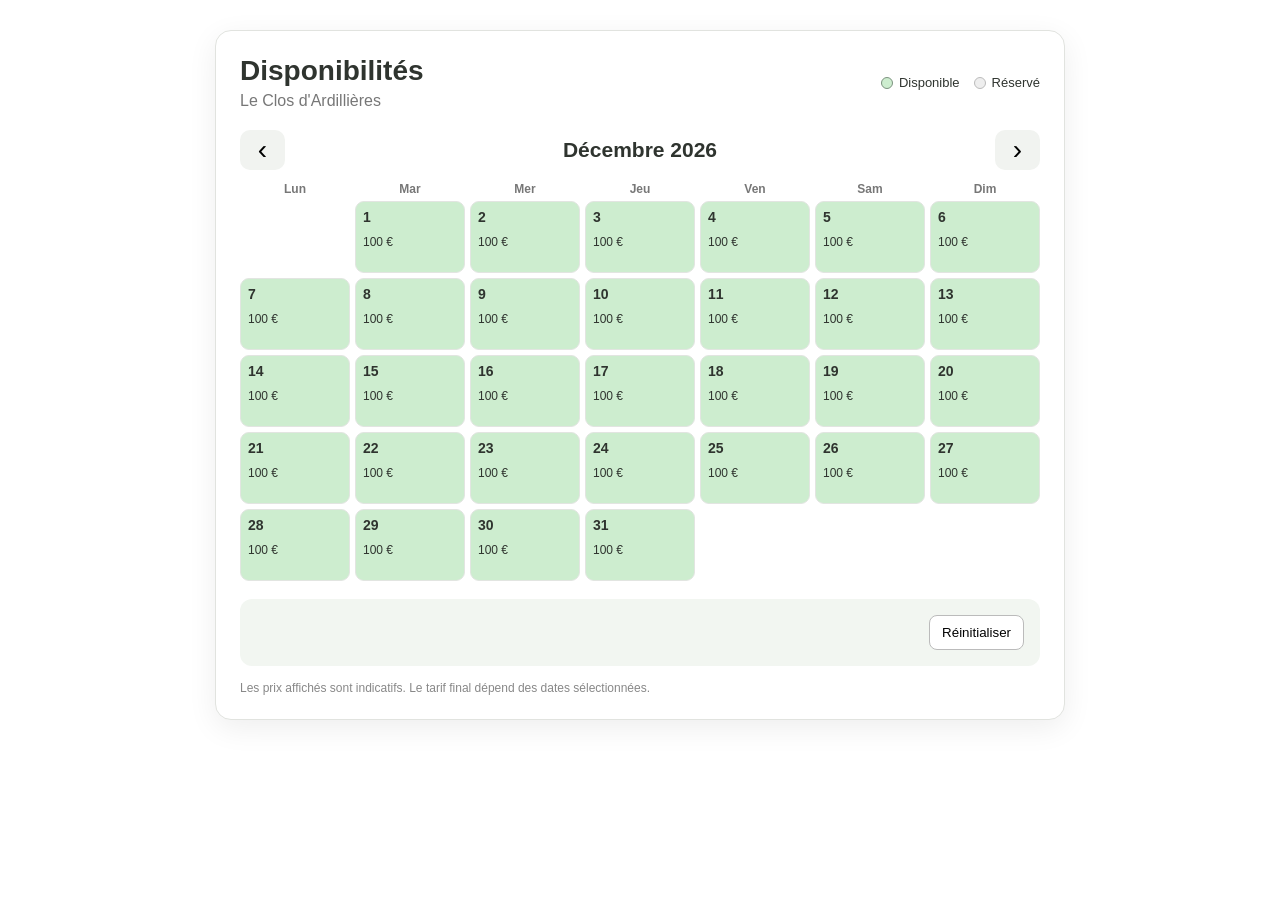
<file: calendrier.html>
<!DOCTYPE html>
<html lang="fr">
<head>
    <meta charset="UTF-8">
    <meta name="viewport" content="width=device-width, initial-scale=1.0">
    <title>Disponibilités - Le Clos d'Ardillières</title>
    <link rel="stylesheet" href="calendrier.css">
</head>
<body>

<section class="calendrier-wrapper">
    <div class="calendrier-entete">
        <div>
            <h2>Disponibilités</h2>
            <p>Le Clos d'Ardillières</p>
        </div>
        <div class="legende">
            <span><i class="dispo"></i> Disponible</span>
            <span><i class="reserve"></i> Réservé</span>
        </div>
    </div>

    <div id="message-erreur" class="message-erreur" hidden></div>

    <div class="navigation">
        <button id="precedent" aria-label="Mois précédent">‹</button>
        <h3 id="mois-annee"></h3>
        <button id="suivant" aria-label="Mois suivant">›</button>
    </div>

    <div class="jours-semaine">
        <span>Lun</span><span>Mar</span><span>Mer</span>
        <span>Jeu</span><span>Ven</span><span>Sam</span><span>Dim</span>
    </div>

    <div id="calendrier" class="grille-calendrier"></div>

    <div id="selection" class="selection" hidden>
        <div>
            <strong id="dates-selection"></strong>
            <span id="details-selection"></span>
        </div>
        <div class="total" id="total-selection"></div>
        <button id="reset-selection" class="bouton-secondaire">Réinitialiser</button>
    </div>

    <p class="note-calendrier">
        Les prix affichés sont indicatifs. Le tarif final dépend des dates sélectionnées.
    </p>
</section>

<script src="calendrier.js"></script>
</body>
</html>
</file>
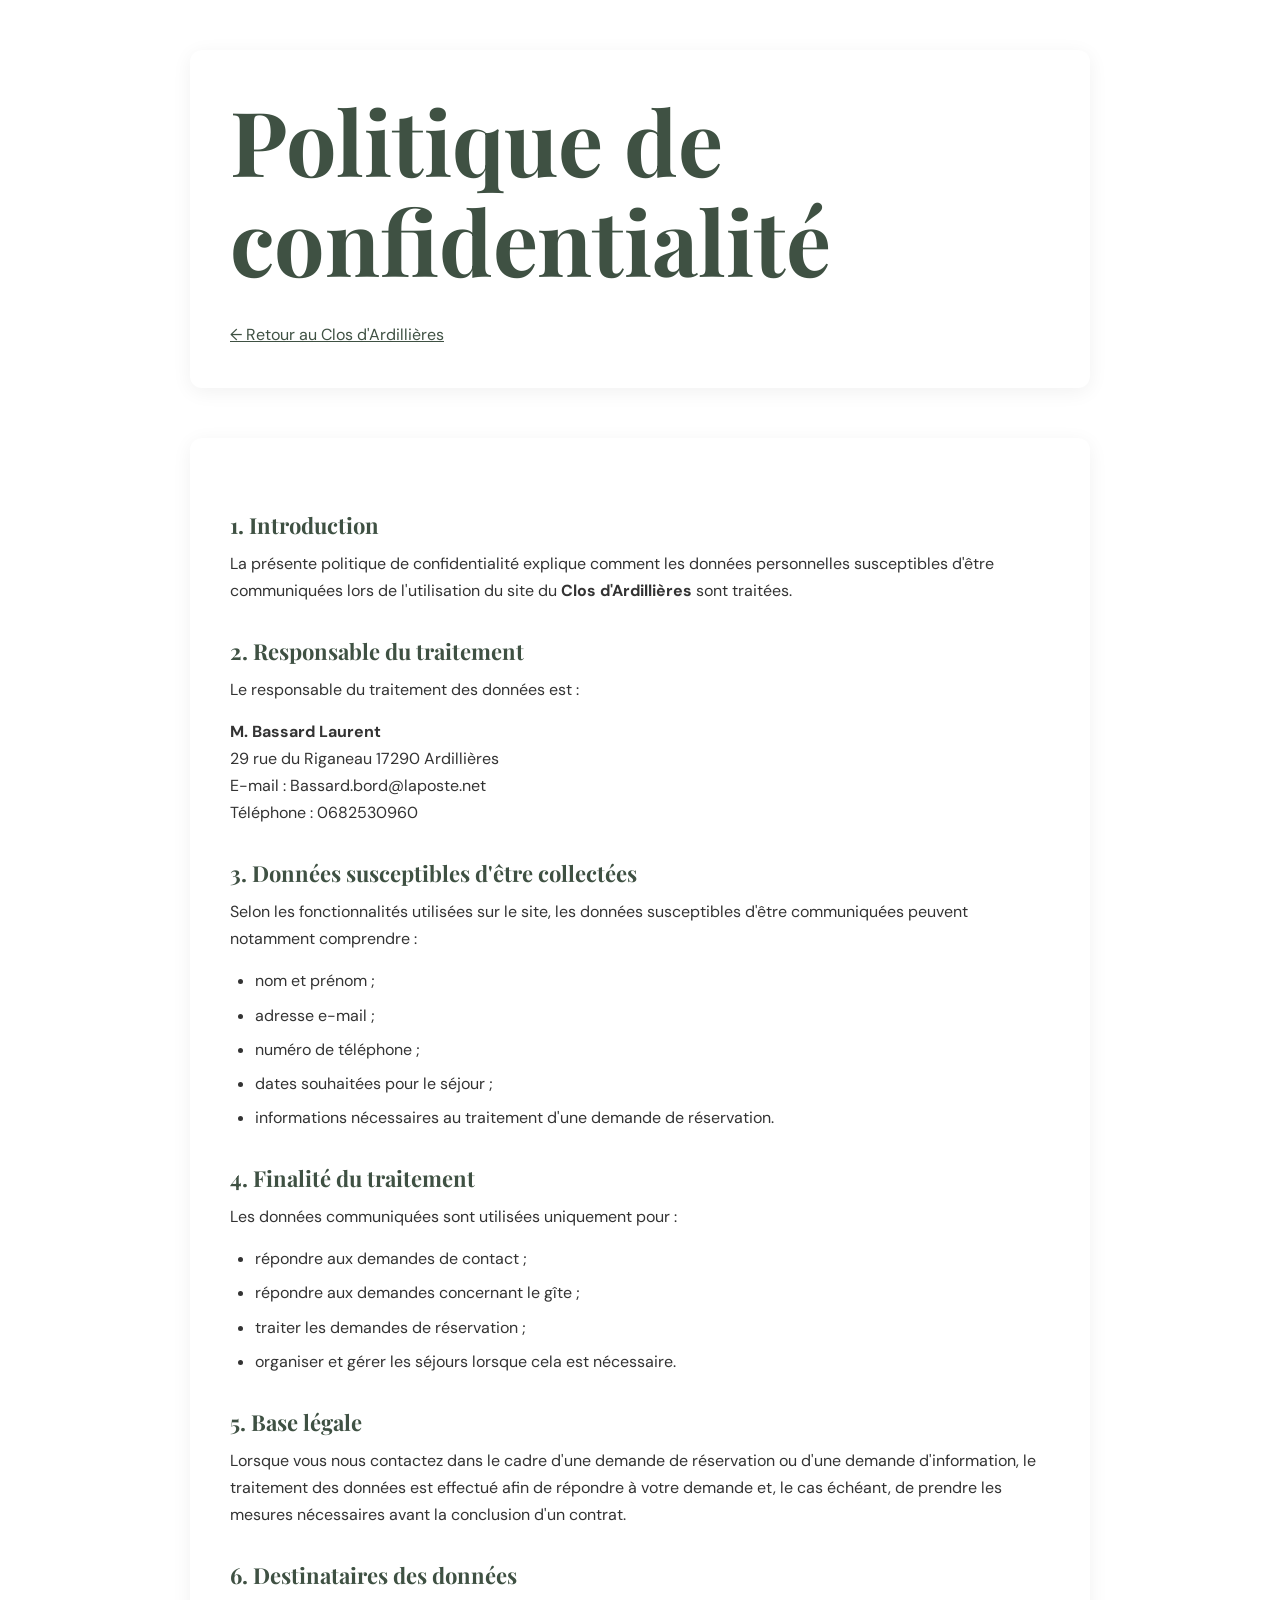
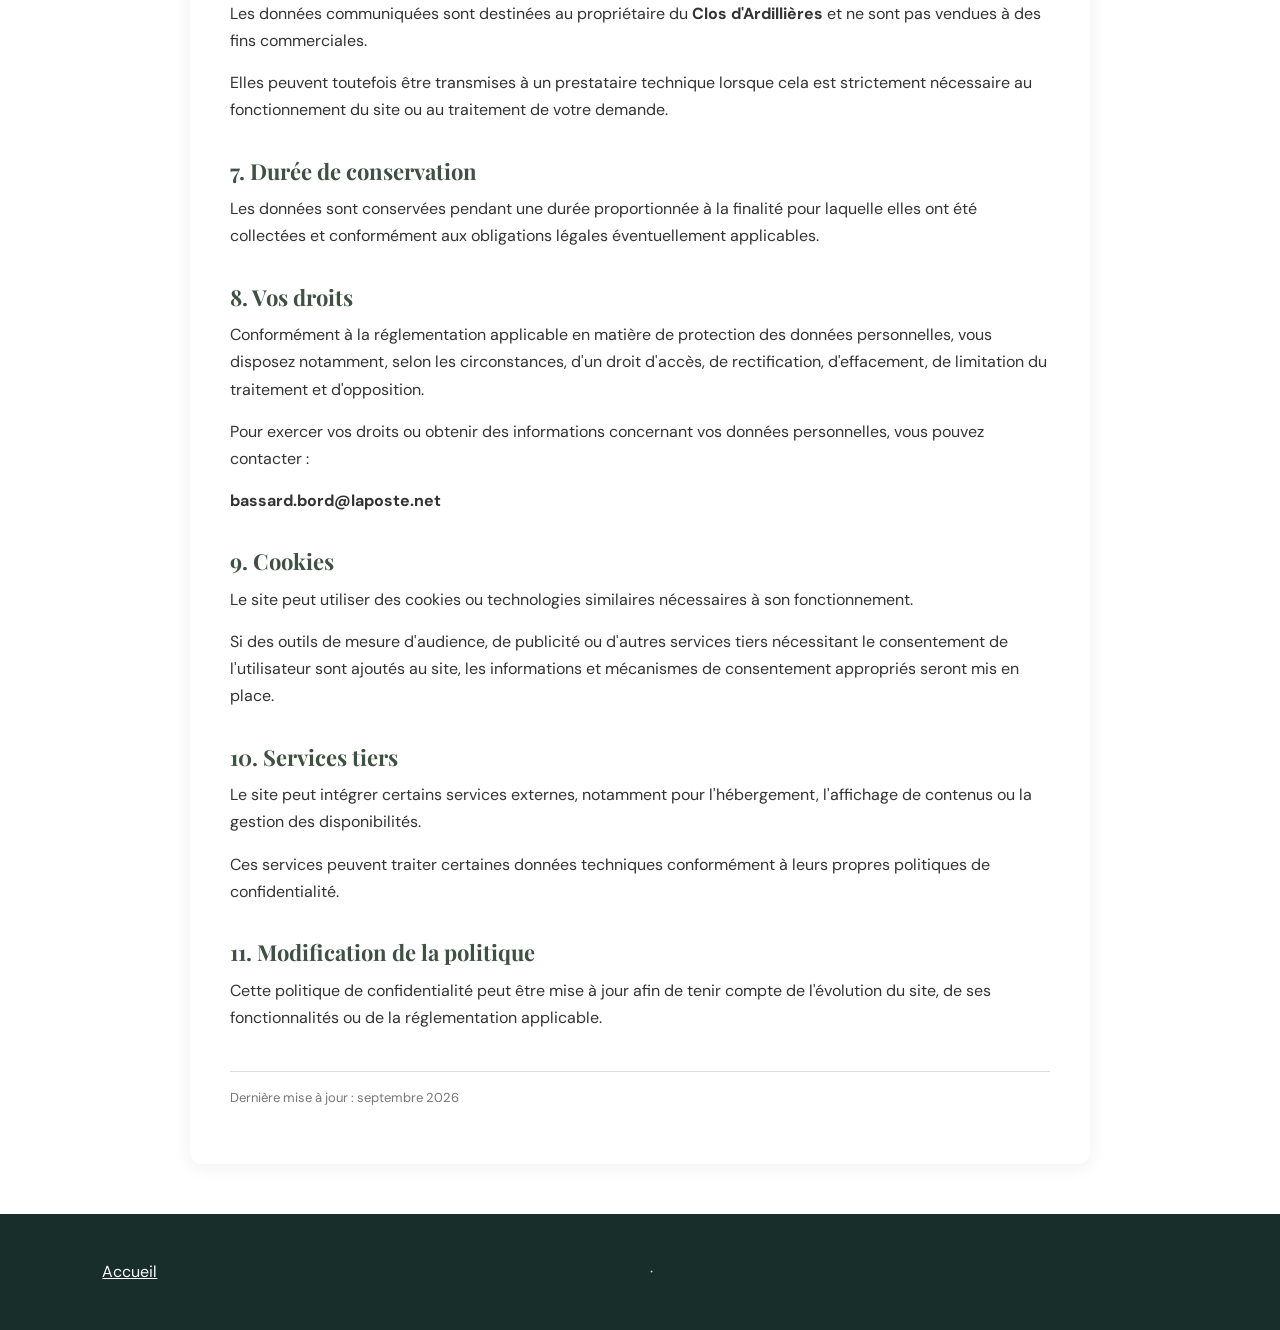
<file: confidentialite.html>
<!DOCTYPE html>
<html lang="fr">
<head>
    <meta charset="UTF-8">
    <meta name="viewport" content="width=device-width, initial-scale=1.0">

    <title>Politique de confidentialité – Le Clos d'Ardillières</title>
    <meta name="description" content="Politique de confidentialité et protection des données personnelles du Clos d'Ardillières.">
    <meta name="robots" content="noindex, follow">

    <link rel="stylesheet" href="style.css">
    <link rel="icon" type="image/png" href="images/favicon.png">
</head>

<body>

<header class="page-legale header">
    <h1>Politique de confidentialité</h1>
    <a href="index.html">← Retour au Clos d'Ardillières</a>
</header>

<main class="page-legale">

    <h2>1. Introduction</h2>

    <p>
        La présente politique de confidentialité explique comment les
        données personnelles susceptibles d'être communiquées lors de
        l'utilisation du site du <strong>Clos d'Ardillières</strong>
        sont traitées.
    </p>


    <h2>2. Responsable du traitement</h2>

    <p>
        Le responsable du traitement des données est :
    </p>

    <p>
        <strong>M. Bassard Laurent</strong><br>
        29 rue du Riganeau 17290 Ardillières<br>
        E-mail : Bassard.bord@laposte.net<br>
        Téléphone : 0682530960
    </p>


    <h2>3. Données susceptibles d'être collectées</h2>

    <p>
        Selon les fonctionnalités utilisées sur le site, les données
        susceptibles d'être communiquées peuvent notamment comprendre :
    </p>

    <ul>
        <li>nom et prénom ;</li>
        <li>adresse e-mail ;</li>
        <li>numéro de téléphone ;</li>
        <li>dates souhaitées pour le séjour ;</li>
        <li>informations nécessaires au traitement d'une demande de réservation.</li>
    </ul>


    <h2>4. Finalité du traitement</h2>

    <p>
        Les données communiquées sont utilisées uniquement pour :
    </p>

    <ul>
        <li>répondre aux demandes de contact ;</li>
        <li>répondre aux demandes concernant le gîte ;</li>
        <li>traiter les demandes de réservation ;</li>
        <li>organiser et gérer les séjours lorsque cela est nécessaire.</li>
    </ul>


    <h2>5. Base légale</h2>

    <p>
        Lorsque vous nous contactez dans le cadre d'une demande de
        réservation ou d'une demande d'information, le traitement des
        données est effectué afin de répondre à votre demande et, le cas
        échéant, de prendre les mesures nécessaires avant la conclusion
        d'un contrat.
    </p>


    <h2>6. Destinataires des données</h2>

    <p>
        Les données communiquées sont destinées au propriétaire du
        <strong>Clos d'Ardillières</strong> et ne sont pas vendues à des
        fins commerciales.
    </p>

    <p>
        Elles peuvent toutefois être transmises à un prestataire
        technique lorsque cela est strictement nécessaire au fonctionnement
        du site ou au traitement de votre demande.
    </p>


    <h2>7. Durée de conservation</h2>

    <p>
        Les données sont conservées pendant une durée proportionnée à la
        finalité pour laquelle elles ont été collectées et conformément
        aux obligations légales éventuellement applicables.
    </p>


    <h2>8. Vos droits</h2>

    <p>
        Conformément à la réglementation applicable en matière de
        protection des données personnelles, vous disposez notamment,
        selon les circonstances, d'un droit d'accès, de rectification,
        d'effacement, de limitation du traitement et d'opposition.
    </p>

    <p>
        Pour exercer vos droits ou obtenir des informations concernant
        vos données personnelles, vous pouvez contacter :
    </p>

    <p>
        <strong>bassard.bord@laposte.net</strong>
    </p>


    <h2>9. Cookies</h2>

    <p>
        Le site peut utiliser des cookies ou technologies similaires
        nécessaires à son fonctionnement.
    </p>

    <p>
        Si des outils de mesure d'audience, de publicité ou d'autres
        services tiers nécessitant le consentement de l'utilisateur sont
        ajoutés au site, les informations et mécanismes de consentement
        appropriés seront mis en place.
    </p>


    <h2>10. Services tiers</h2>

    <p>
        Le site peut intégrer certains services externes, notamment pour
        l'hébergement, l'affichage de contenus ou la gestion des
        disponibilités.
    </p>

    <p>
        Ces services peuvent traiter certaines données techniques
        conformément à leurs propres politiques de confidentialité.
    </p>


    <h2>11. Modification de la politique</h2>

    <p>
        Cette politique de confidentialité peut être mise à jour afin de
        tenir compte de l'évolution du site, de ses fonctionnalités ou
        de la réglementation applicable.
    </p>

    <p class="date-mise-a-jour">
        Dernière mise à jour : septembre 2026
    </p>

</main>

<footer>
    <a href="index.html">Accueil</a> ·
</footer>

</body>
</html>
</file>
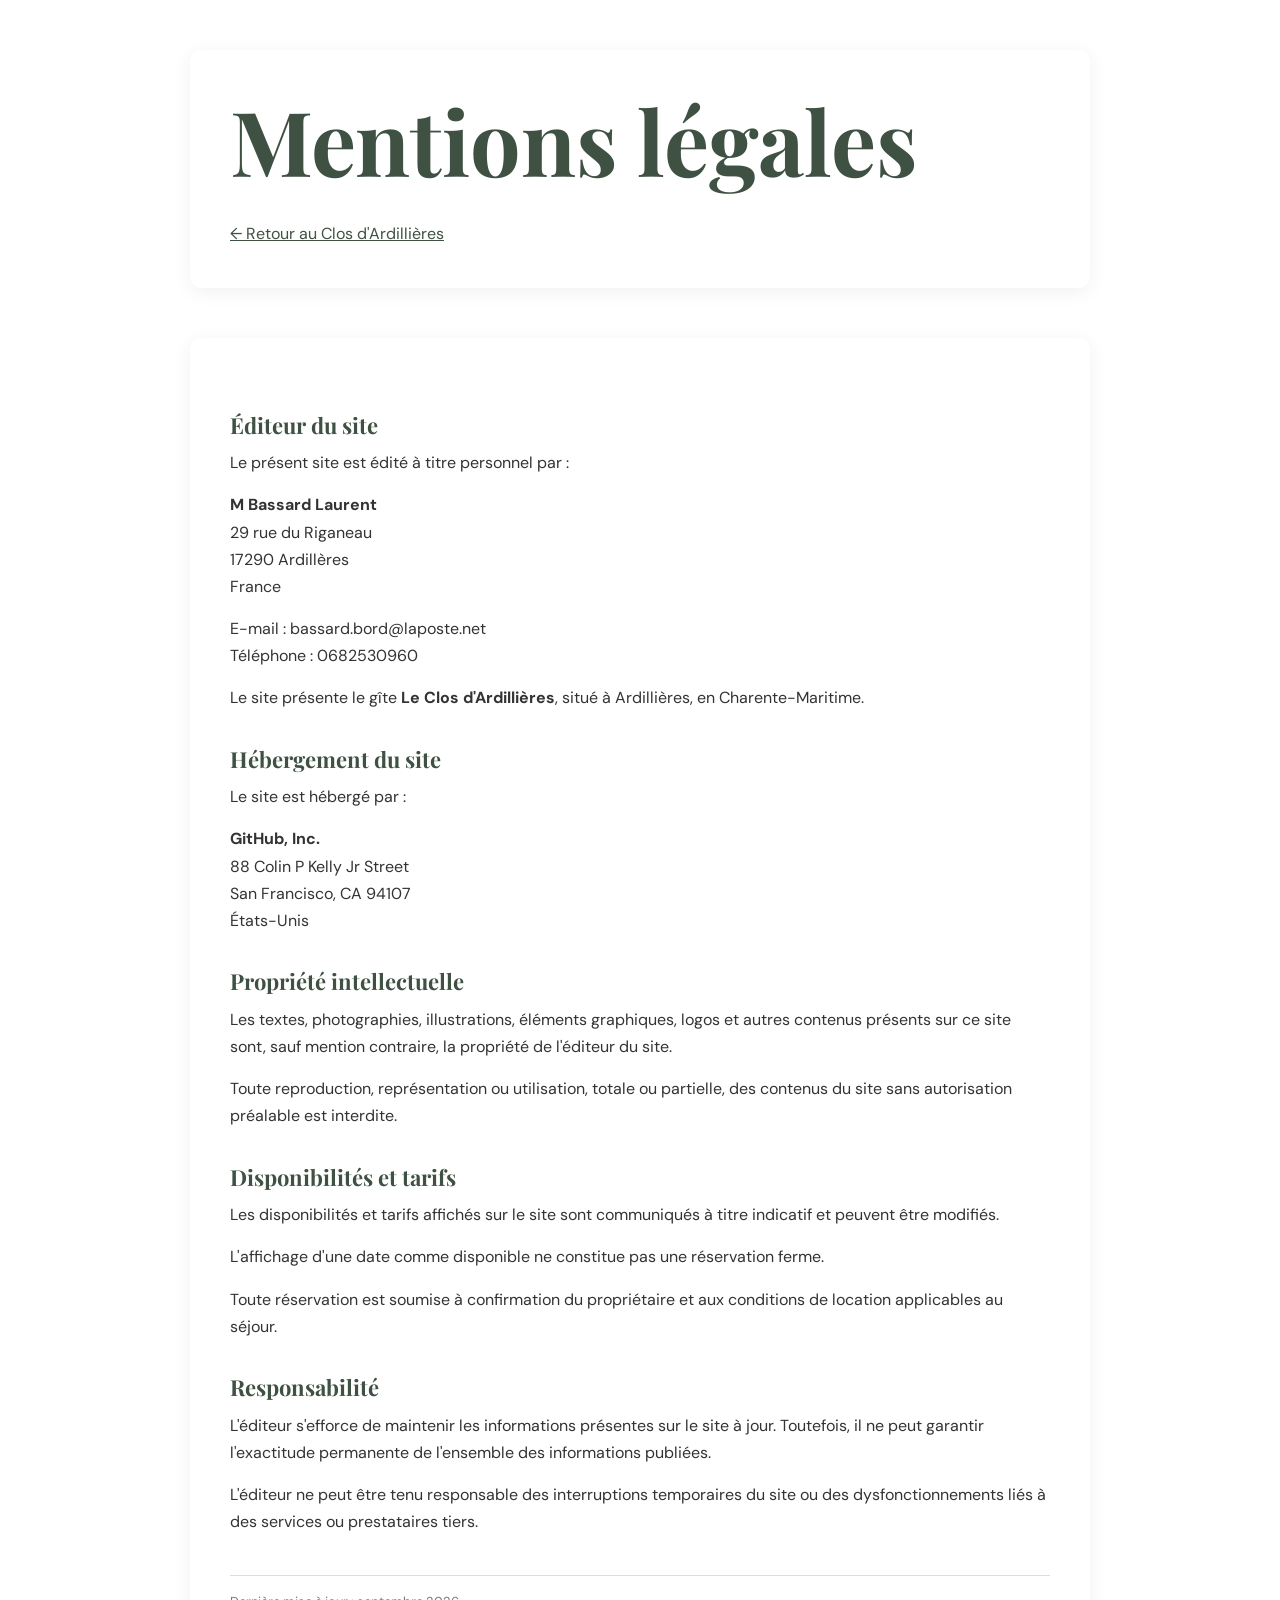
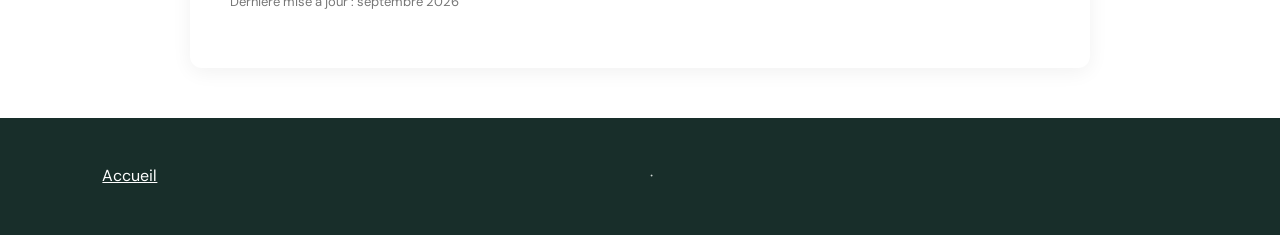
<file: mentions.html>
<!DOCTYPE html>
<html lang="fr">
<head>
    <meta charset="UTF-8">
    <meta name="viewport" content="width=device-width, initial-scale=1.0">

    <title>Mentions légales – Le Clos d'Ardillières</title>
    <meta name="description" content="Mentions légales du site du Clos d'Ardillières.">
    <meta name="robots" content="noindex, follow">

    <link rel="stylesheet" href="style.css">
    <link rel="icon" type="image/png" href="images/favicon.png">
</head>

<body>

<header class="page-legale header">
    <h1>Mentions légales</h1>
    <a href="index.html">← Retour au Clos d'Ardillières</a>
</header>

<main class="page-legale">

    <h2>Éditeur du site</h2>

    <p>
        Le présent site est édité à titre personnel par :
    </p>

    <p>
        <strong>M Bassard Laurent</strong><br>
        29 rue du Riganeau<br>
        17290 Ardillères<br>
        France
    </p>

    <p>
        E-mail : bassard.bord@laposte.net<br>
        Téléphone : 0682530960
    </p>

    <p>
        Le site présente le gîte <strong>Le Clos d'Ardillières</strong>,
        situé à Ardillières, en Charente-Maritime.
    </p>


    <h2>Hébergement du site</h2>

    <p>
        Le site est hébergé par :
    </p>

    <p>
        <strong>GitHub, Inc.</strong><br>
        88 Colin P Kelly Jr Street<br>
        San Francisco, CA 94107<br>
        États-Unis
    </p>

   
 <h2>Propriété intellectuelle</h2>

    <p>
        Les textes, photographies, illustrations, éléments graphiques,
        logos et autres contenus présents sur ce site sont, sauf mention
        contraire, la propriété de l'éditeur du site.
    </p>

    <p>
        Toute reproduction, représentation ou utilisation, totale ou
        partielle, des contenus du site sans autorisation préalable est
        interdite.
    </p>


    <h2>Disponibilités et tarifs</h2>

    <p>
        Les disponibilités et tarifs affichés sur le site sont communiqués
        à titre indicatif et peuvent être modifiés.
    </p>

    <p>
        L'affichage d'une date comme disponible ne constitue pas une
        réservation ferme.
    </p>

    <p>
        Toute réservation est soumise à confirmation du propriétaire et
        aux conditions de location applicables au séjour.
    </p>


    <h2>Responsabilité</h2>

    <p>
        L'éditeur s'efforce de maintenir les informations présentes sur
        le site à jour. Toutefois, il ne peut garantir l'exactitude
        permanente de l'ensemble des informations publiées.
    </p>

    <p>
        L'éditeur ne peut être tenu responsable des interruptions
        temporaires du site ou des dysfonctionnements liés à des services
        ou prestataires tiers.
    </p>


    <p class="date-mise-a-jour">
        Dernière mise à jour : septembre 2026
    </p>

</main>

<footer>
    <a href="index.html">Accueil</a> ·
</footer>

</body>
</html>
</file>
<file: calendrier.css>
* {
    box-sizing: border-box;
}

body {
    margin: 0;
    font-family: Arial, Helvetica, sans-serif;
    background: transparent;
    color: #2f342f;
}

.calendrier-wrapper {
    max-width: 850px;
    margin: 30px auto;
    padding: 24px;
    background: #fff;
    border: 1px solid #e1e3df;
    border-radius: 16px;
    box-shadow: 0 8px 30px rgba(0,0,0,.07);
}

.calendrier-entete {
    display: flex;
    justify-content: space-between;
    align-items: center;
    gap: 20px;
    margin-bottom: 20px;
}

.calendrier-entete h2 {
    margin: 0 0 5px;
    font-size: 28px;
}

.calendrier-entete p {
    margin: 0;
    color: #777;
}

.legende {
    display: flex;
    gap: 14px;
    flex-wrap: wrap;
    font-size: 13px;
}

.legende span {
    display: flex;
    align-items: center;
    gap: 6px;
}

.legende i {
    width: 12px;
    height: 12px;
    border-radius: 50%;
    display: inline-block;
}

.legende .dispo {
    background: #cdedcf;
    border: 1px solid #7c937f;
}

.legende .reserve {
    background: #eeeeee;
    border: 1px solid #bbb;
}

.navigation {
    display: grid;
    grid-template-columns: 45px 1fr 45px;
    align-items: center;
    text-align: center;
    margin-bottom: 12px;
}

.navigation h3 {
    margin: 0;
    font-size: 21px;
    text-transform: capitalize;
}

.navigation button {
    border: 0;
    background: #f1f3f0;
    border-radius: 10px;
    height: 40px;
    font-size: 28px;
    cursor: pointer;
}

.navigation button:hover {
    background: #e2e7e1;
}

.jours-semaine,
.grille-calendrier {
    display: grid;
    grid-template-columns: repeat(7, 1fr);
    gap: 5px;
}

.jours-semaine {
    margin-bottom: 5px;
    color: #777;
    font-size: 12px;
    text-align: center;
    font-weight: bold;
}

.case-jour {
    min-height: 72px;
    border: 1px solid #e2e5e1;
    border-radius: 9px;
    padding: 7px;
    background: #cdedcf;
    cursor: pointer;
    transition: .15s;
    position: relative;
}

.case-jour:hover:not(.reserve):not(.vide) {
    border-color: #8ea691;
    transform: translateY(-1px);
}

.case-jour.vide {
    background: transparent;
    border-color: transparent;
    cursor: default;
}

.case-jour.reserve {
    background: #eeeeee;
    color: #999;
    cursor: not-allowed;
}

.numero {
    display: block;
    font-weight: bold;
    font-size: 14px;
}

.prix {
    display: block;
    margin-top: 10px;
    font-size: 12px;
}

.reserve .prix {
    color: #999;
}

.case-jour.selection-debut,
.case-jour.selection-fin,
.case-jour.selection-dans {
    background: #dfeee0;
    border-color: #77947d;
}

.selection {
    margin-top: 18px;
    padding: 16px;
    border-radius: 12px;
    background: #f2f6f1;
    display: flex;
    justify-content: space-between;
    align-items: center;
    gap: 15px;
    flex-wrap: wrap;
}

.selection strong,
.selection span {
    display: block;
}

.selection span {
    margin-top: 5px;
    font-size: 14px;
    color: #666;
}

.total {
    font-weight: bold;
    font-size: 19px;
}

.bouton-secondaire {
    border: 1px solid #bbb;
    background: white;
    border-radius: 8px;
    padding: 9px 12px;
    cursor: pointer;
}

.note-calendrier {
    margin: 15px 0 0;
    color: #888;
    font-size: 12px;
}

.message-erreur {
    margin-bottom: 15px;
    padding: 10px 12px;
    border-radius: 8px;
    background: #fff3e5;
    color: #79521d;
    font-size: 13px;
}

@media (max-width: 600px) {
    .calendrier-wrapper {
        padding: 13px;
        margin: 10px auto;
        border-radius: 12px;
    }

    .calendrier-entete {
        display: block;
    }

    .legende {
        margin-top: 12px;
    }

    .case-jour {
        min-height: 58px;
        padding: 5px;
    }

    .prix {
        margin-top: 7px;
        font-size: 10px;
    }

    .jours-semaine {
        font-size: 10px;
    }
}
</file>
<file: style.css>
@import url('https://fonts.googleapis.com/css2?family=DM+Sans:wght@400;500;600&family=Playfair+Display:wght@500;600;700&display=swap');

:root{--green:#315b52;--green-dark:#203f39;--cream:#f5f0e7;--sand:#dfd2bd;--text:#26312e;--white:#fff;--shadow:0 18px 45px rgba(31,54,47,.12)}
*{box-sizing:border-box}
html{
    scroll-behavior:smooth
}
body{
    margin:0;
    color:var(--text);
    font-family:"DM Sans",Arial,sans-serif;
    line-height:1.65;
    background:#fff
}
h1,h2,h3{
    font-family:"Playfair Display",Georgia,serif;
    line-height:1.12;
    margin:0 0 18px
}
h1{
    font-size:clamp(3rem,7vw,6.2rem);
    color:#fff
}
h2{
    font-size:clamp(2.1rem,4vw,3.5rem);
    color:var(--green-dark)}
h3{
    font-size:1.45rem
}
.logo1 {
    position: absolute;
    //top: 100px;
    left: 10px;
    width: 70px;
    display: block;
}

.eyebrow{
    text-transform:uppercase;
    letter-spacing:.16em;
    font-size:.76rem;
    font-weight:600;
    color:var(--green);
    margin:0 0 12px
}
.site-header{
    height:76px;
    display:flex;
    align-items:center;
    justify-content:space-between;
    padding:0 5vw;
    //position:sticky;
    position: relative;
    top:0;
    z-index:20;
    background:rgba(255,255,255,.95);
    backdrop-filter:blur(10px);
    border-bottom:1px solid #eee
}
.logo{
    font-family:"Playfair Display",Georgia,serif;
    font-size:1.25rem;
    color:var(--green-dark);
    text-decoration:none;
    font-weight:600
}
.site-header nav{
    display:flex;
    align-items:center;
    gap:25px
}
.site-header nav a{
    color:var(--text);
    text-decoration:none;
    font-size:.92rem
}
.site-header .nav-cta,.button{
    background:var(--green);
    color:#fff;
    padding:12px 20px;
    border-radius:30px
}
.menu-btn{
    display:none;
    border:0;
    background:none;
    font-size:1.7rem
}
.hero{
    min-height:calc(100vh - 76px);
    display:grid;
    grid-template-columns:1.05fr .95fr;
    background:var(--green-dark)
}
.hero-photo{
    min-height:620px
}
.placeholder{
    background:linear-gradient(135deg,#d9d1c3,#a99e8d);
    display:flex;
    align-items:center;
    justify-content:center;
    text-align:center;
    color:#fff;
    font-weight:600;
    letter-spacing:.04em
}
.hero-photo.placeholder{
    background:linear-gradient(135deg,#6c8277,#b3a58e);
    
}
.hero-content{
    display:flex;
    flex-direction:column;
    justify-content:center;
    padding:7vw
}
.hero-content .eyebrow{
    color:#d8cdb8
}
.lead{
    font-size:1.2rem;
    color:#f3efe8;
    max-width:600px
}
.hero-buttons{
    display:flex;
    gap:12px;
    flex-wrap:wrap;
    margin:22px 0
}
.button{
    display:inline-block;
    text-decoration:none;
    border:0;
    font-weight:600
}
.button.secondary{
    background:transparent;
    border:1px solid rgba(255,255,255,.6)
}
.quick-info{
    display:flex;
    flex-wrap:wrap;
    gap:15px;
    color:#eee8dc;
    font-size:.9rem
}
.section{
    padding:100px 8vw
}
.section.alt{
    background:var(--cream)
}
.intro{
    display:grid;
    grid-template-columns:1.4fr .8fr;
    gap:80px;
    align-items:center
}
.feature-card,.price-box{
    background:#fff;
    padding:38px;
    box-shadow:var(--shadow);
    border-radius:4px
}
.feature-card ul{
    list-style:none;
    padding:0;
    margin:0
}
.feature-card li{
    margin:10px 0
}
.cards{
    display:grid;
    grid-template-columns:repeat(3,1fr);
    gap:28px;
    margin-top:45px
}
.card{
    background:#fff;
    box-shadow:var(--shadow)
}
.card-photo{
    height:260px
}
.card-body{
    padding:25px
}
.card-body strong{
    color:var(--green)
}
.split{
    display:grid;
    grid-template-columns:1fr 1fr;
    gap:70px;
    align-items:center
}
.large-placeholder{
    height:500px
}
.distances{
    display:grid;
    grid-template-columns:repeat(5,1fr);
    gap:14px;
    margin:45px 0
}
.distances div{
    background:#fff;
    padding:25px 15px;
    text-align:center;
    box-shadow:var(--shadow)
}
.distances strong,.distances span{
    display:block
}
.distances strong{
    font-family:"Playfair Display";
    font-size:2rem;
    color:var(--green)
}
.center-note{
    text-align:center
}
.price-box{
    max-width:650px;
    margin:auto;
    text-align:center
}
.price{
    font-size:1.1rem;
    margin:25px 0
}
.price strong{
    font-family:"Playfair Display";
    font-size:4rem;
    color:var(--green)
}
.price small{
    font-size:1rem
}
.small{
    font-size:.88rem;
    color:#68716e;
    margin-bottom:28px
}
.contact{
    text-align:center;
    background:var(--green-dark);
    color:#eee8dc
}
.contact h2,.contact .eyebrow{
    color:#fff
}
.contact-grid{
    max-width:900px;
    margin:40px auto 0;
    display:grid;
    grid-template-columns:repeat(4,1fr);
    gap:18px
}
.contact-item{
    background:rgba(255,255,255,.08);
    padding:25px;
    text-decoration:none;
    color:#fff;
    display:flex;
    flex-direction:column;
    gap:5px
}
.contact-item span{
    font-size:1.6rem
}
.contact-item small{
    color:#d5d1c8
}
footer{
    background:#182e2a;
    color:#cfd8d4;
    padding:45px 8vw;
    display:grid;
    grid-template-columns:1fr 1fr;
    gap:20px
}
footer a{
    color:#fff
}
.copyright{
    grid-column:1/-1;
    font-size:.8rem;
    border-top:1px solid rgba(255,255,255,.15);
    padding-top:20px;
    margin:15px 0 0
}

/* =========================================================
   PAGES LÉGALES
   Mentions légales + Politique de confidentialité
   ========================================================= */

.page-legale {
    max-width: 900px;
    margin: 50px auto;
    padding: 40px;
    background: #ffffff;
    color: #333;
    line-height: 1.7;
    border-radius: 12px;
    box-shadow: 0 4px 20px rgba(0, 0, 0, 0.06);
}

.page-legale h1 {
    margin-bottom: 30px;
    color: #3f5143;
}

.page-legale h2 {
    margin-top: 35px;
    margin-bottom: 12px;
    color: #3f5143;
    font-size: 22px;
}

.page-legale p {
    margin: 0 0 15px;
}

.page-legale ul {
    margin: 10px 0 20px;
    padding-left: 25px;
}

.page-legale li {
    margin-bottom: 7px;
}

.page-legale a {
    color: #3f5143;
    text-decoration: underline;
}

.page-legale a:hover {
    opacity: 0.75;
}

.date-mise-a-jour {
    margin-top: 40px !important;
    padding-top: 15px;
    border-top: 1px solid #ddd;
    color: #777;
    font-size: 13px;
}


/* En-tête des pages légales */

.page-legale header {
    max-width: 1100px;
    margin: 0 auto;
    padding: 35px 25px 10px;
}





/* Version téléphone */

@media (max-width: 700px) {

    .page-legale {
        margin: 25px 12px;
        padding: 25px 20px;
        border-radius: 10px;
        box-shadow: none;
    }

    .page-legale h1 {
        font-size: 26px;
    }

    .page-legale h2 {
        font-size: 20px;
        margin-top: 28px;
    }

    body > header {
        padding: 25px 20px 5px;
    }

    body > header h1 {
        font-size: 27px;
    }

    body > footer {
        margin: 25px 12px;
        line-height: 2;
    }
}


/* =========================
   GALERIE PHOTO
========================= */

.galerie {
  max-width: 1100px;
  margin: 50px auto;
  padding: 0 20px;
  text-align: center;
}

.galerie h2 {
  margin-bottom: 30px;
  font-size: 30px;
}

.galerie-grille {
  display: grid;
  grid-template-columns: repeat(3, 1fr);
  gap: 15px;
}

.galerie-grille img {
  width: 100%;
  height: 230px;
  object-fit: cover;
  border-radius: 8px;
  cursor: pointer;
  transition: transform 0.25s ease, opacity 0.25s ease;
}

.galerie-grille img:hover {
  transform: scale(1.02);
  opacity: 0.9;
}


/* =========================
   VISIONNEUSE
========================= */

.visionneuse {
  display: none;
  position: fixed;
  z-index: 9999;
  top: 0;
  left: 0;
  width: 100%;
  height: 100%;
  background: rgba(0,0,0,0.92);
  align-items: center;
  justify-content: center;
}

.visionneuse.active {
  display: flex;
}

#photoGrande {
  max-width: 85%;
  max-height: 85vh;
  object-fit: contain;
  border-radius: 5px;
}


/* =========================
   BOUTONS
========================= */

.fermer,
.precedent,
.suivant {
  position: absolute;
  background: none;
  border: none;
  color: white;
  cursor: pointer;
  font-size: 45px;
  line-height: 1;
  padding: 10px;
}

.fermer {
  top: 20px;
  right: 30px;
  font-size: 50px;
}

.precedent {
  left: 20px;
}

.suivant {
  right: 20px;
}


/* =========================
   MOBILE
========================= */

@media (max-width: 700px) {

  .galerie-grille {
    grid-template-columns: repeat(2, 1fr);
    gap: 8px;
  }

  .galerie-grille img {
    height: 160px;
  }

  .galerie h2 {
    font-size: 24px;
  }

  #photoGrande {
    max-width: 94%;
    max-height: 80vh;
  }

  .precedent,
  .suivant {
    font-size: 32px;
  }

  .fermer {
    top: 10px;
    right: 15px;
    font-size: 40px;
  }
}

@media(max-width:850px){.site-header nav{display:none}.site-header nav.open{display:flex;position:absolute;top:76px;left:0;right:0;background:#fff;padding:20px;flex-direction:column;box-shadow:0 12px 25px rgba(0,0,0,.1)}.menu-btn{display:block}.hero{grid-template-columns:1fr}.hero-photo{min-height:380px;order:0}.hero-content{padding:55px 7vw}.section{padding:70px 7vw}.intro,.split{grid-template-columns:1fr;gap:35px}.cards{grid-template-columns:1fr}.distances{grid-template-columns:repeat(2,1fr)}.contact-grid{grid-template-columns:1fr}footer{grid-template-columns:1fr}.copyright{grid-column:auto}.large-placeholder{height:330px}}
</file>
